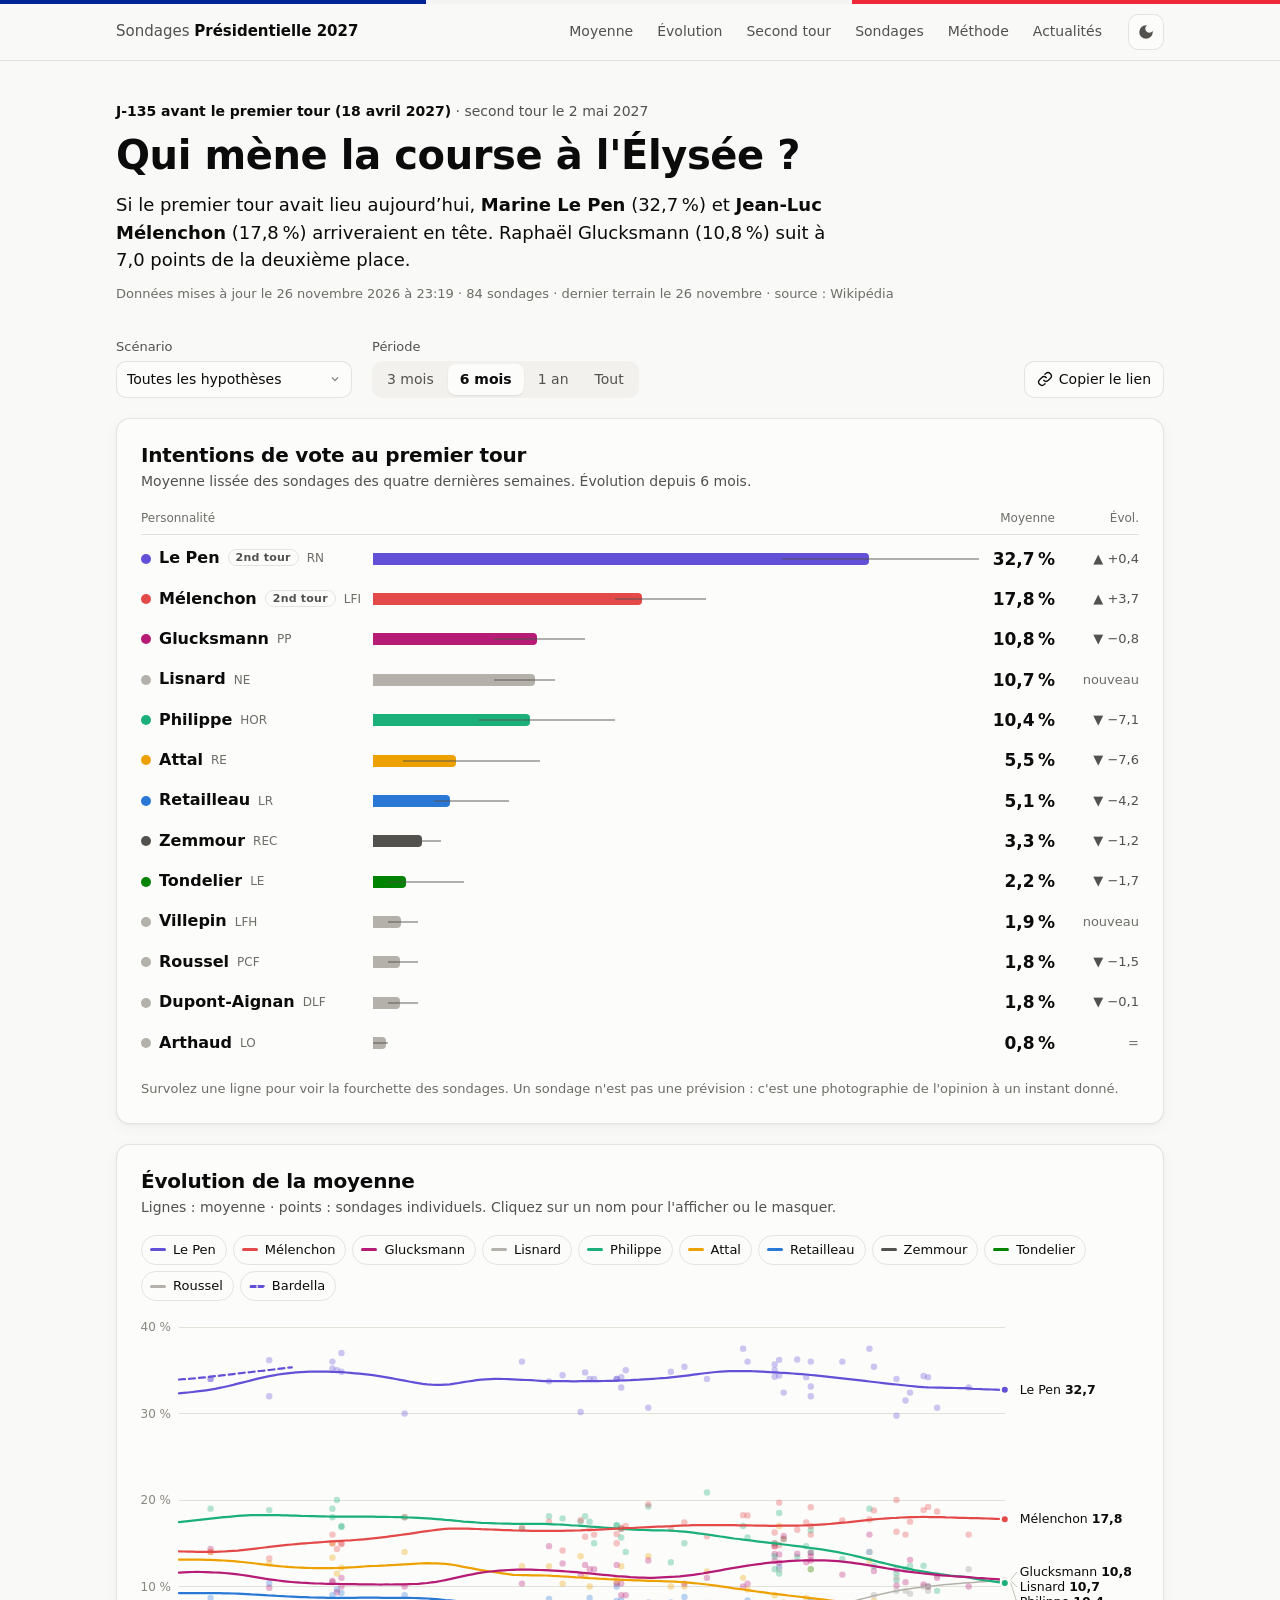
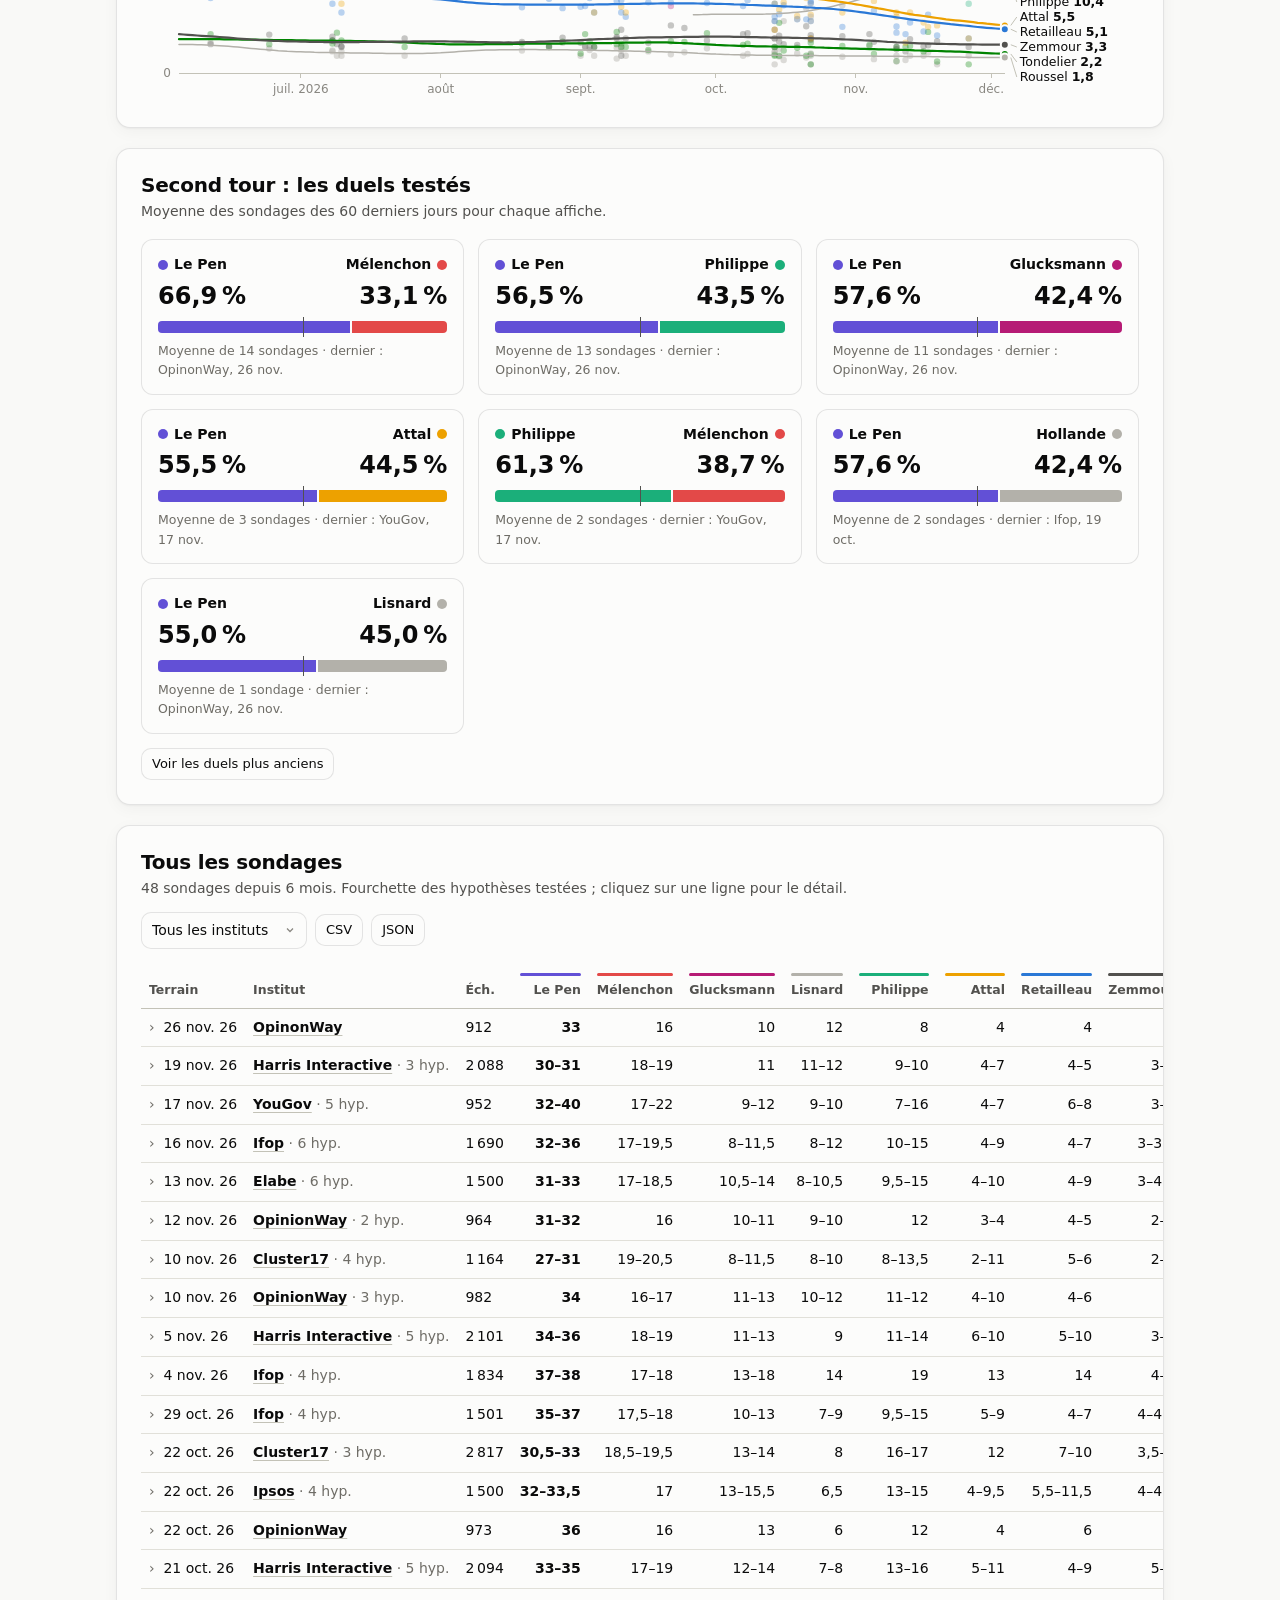
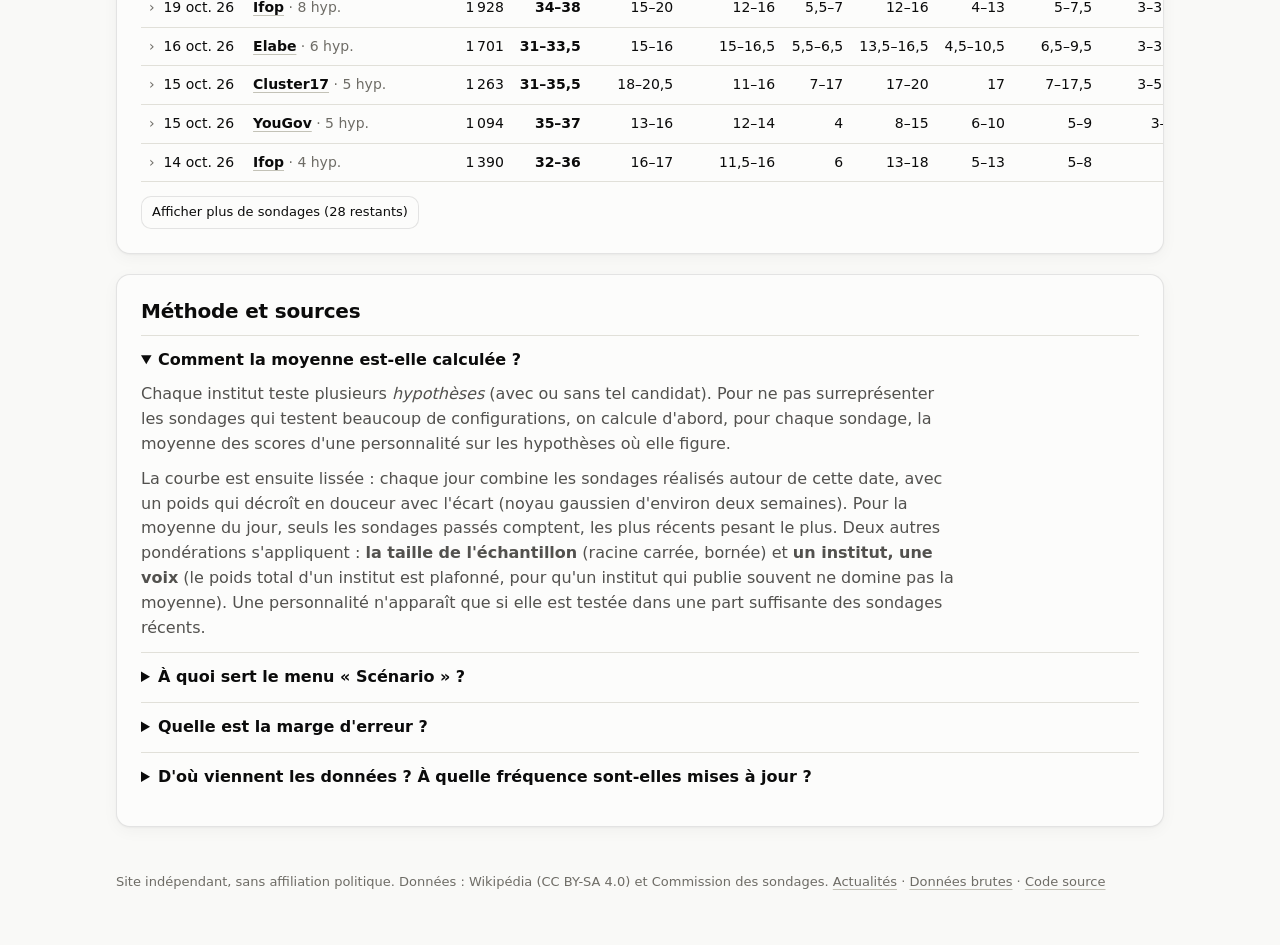
<file: index.html>
<!doctype html>
<html lang="fr">
<head>
  <meta charset="utf-8">
  <meta name="viewport" content="width=device-width, initial-scale=1">
  <title>Sondages Présidentielle 2027</title>
  <meta name="description" content="Moyenne des sondages pour l'élection présidentielle française de 2027 : intentions de vote au premier tour, évolution, duels du second tour et détail de chaque enquête. Mise à jour automatique.">
  <meta property="og:title" content="Sondages Présidentielle 2027 — moyenne des intentions de vote">
  <meta property="og:description" content="Moyenne des sondages, évolution, duels du second tour et détail de chaque enquête, mis à jour automatiquement.">
  <meta property="og:type" content="website">
  <meta name="theme-color" content="#f9f9f7">
  <link rel="icon" href="data:image/svg+xml,%3Csvg xmlns='http://www.w3.org/2000/svg' viewBox='0 0 32 32'%3E%3Crect width='32' height='32' rx='7' fill='%23f9f9f7'/%3E%3Crect x='6' y='16' width='5' height='10' rx='1.5' fill='%23002395'/%3E%3Crect x='13.5' y='9' width='5' height='17' rx='1.5' fill='%2389877f'/%3E%3Crect x='21' y='13' width='5' height='13' rx='1.5' fill='%23ED2939'/%3E%3C/svg%3E">
  <link rel="stylesheet" href="assets/style.css">
  <script>
    try { const t = localStorage.getItem('theme'); if (t) document.documentElement.dataset.theme = t; } catch (e) {}
  </script>
</head>
<body>
  <div class="tricolore" aria-hidden="true"></div>
  <header class="top">
    <div class="wrap top-inner">
      <a class="brand" href="#"><span class="brand-pre">Sondages </span><strong>Présidentielle 2027</strong></a>
      <nav class="nav" aria-label="Sections">
        <a href="#moyenne">Moyenne</a>
        <a href="#evolution">Évolution</a>
        <a href="#second-tour">Second tour</a>
        <a href="#sondages">Sondages</a>
        <a href="#methode">Méthode</a>
        <a class="page" href="actualites.html">Actualités</a>
      </nav>
      <button class="icon-btn" id="theme-btn" type="button" aria-label="Changer de thème" title="Thème clair / sombre">
        <svg viewBox="0 0 24 24" width="18" height="18" aria-hidden="true"><path fill="currentColor" d="M12 3a9 9 0 1 0 9 9c0-.46-.04-.92-.1-1.36a5.39 5.39 0 0 1-4.4 2.26 5.4 5.4 0 0 1-3.14-9.8c-.44-.06-.9-.1-1.36-.1z"/></svg>
      </button>
    </div>
  </header>

  <main class="wrap">
    <section class="hero">
      <p class="eyebrow"><span id="countdown">Premier tour le 18 avril 2027</span> · second tour le 2 mai 2027</p>
      <h1>Qui mène la course à l'Élysée&nbsp;?</h1>
      <p class="lede" id="summary">Chargement des derniers sondages…</p>
      <p class="status" id="status" aria-live="polite"></p>
    </section>

    <div class="controls" role="group" aria-label="Filtres">
      <label class="field">
        <span>Scénario</span>
        <select id="scenario"><option value="">Toutes les hypothèses</option></select>
      </label>
      <div class="field">
        <span id="period-label">Période</span>
        <div class="seg" id="period" role="radiogroup" aria-labelledby="period-label">
          <button type="button" role="radio" data-p="3m">3 mois</button>
          <button type="button" role="radio" data-p="6m">6 mois</button>
          <button type="button" role="radio" data-p="1a">1 an</button>
          <button type="button" role="radio" data-p="tout">Tout</button>
        </div>
      </div>
      <button type="button" class="btn ghost" id="share-btn">
        <svg viewBox="0 0 24 24" width="16" height="16" aria-hidden="true"><path fill="none" stroke="currentColor" stroke-width="2" stroke-linecap="round" stroke-linejoin="round" d="M10 14a5 5 0 0 0 7.07 0l3-3a5 5 0 0 0-7.07-7.07l-1 1M14 10a5 5 0 0 0-7.07 0l-3 3a5 5 0 0 0 7.07 7.07l1-1"/></svg>
        Copier le lien
      </button>
    </div>

    <section class="card" id="moyenne" aria-labelledby="h-moyenne">
      <div class="card-head">
        <h2 id="h-moyenne">Intentions de vote au premier tour</h2>
        <p class="sub" id="ranking-sub">Moyenne pondérée des sondages récents</p>
      </div>
      <ol class="ranking" id="ranking"></ol>
      <p class="note">Survolez une ligne pour voir la fourchette des sondages. Un sondage n'est pas une prévision&nbsp;: c'est une photographie de l'opinion à un instant donné.</p>
    </section>

    <section class="card" id="evolution" aria-labelledby="h-evolution">
      <div class="card-head">
        <h2 id="h-evolution">Évolution de la moyenne</h2>
        <p class="sub">Lignes&nbsp;: moyenne · points&nbsp;: sondages individuels. Cliquez sur un nom pour l'afficher ou le masquer.</p>
      </div>
      <div class="legend" id="legend"></div>
      <div class="chart" id="chart">
        <div class="tooltip" id="tooltip" role="status" hidden></div>
      </div>
    </section>

    <section class="card" id="second-tour" aria-labelledby="h-duels">
      <div class="card-head">
        <h2 id="h-duels">Second tour&nbsp;: les duels testés</h2>
        <p class="sub">Moyenne des sondages des 60 derniers jours pour chaque affiche.</p>
      </div>
      <div class="duels" id="duels"></div>
      <button type="button" class="btn ghost small" id="duels-more" hidden>Voir les duels plus anciens</button>
    </section>

    <section class="card" id="sondages" aria-labelledby="h-sondages">
      <div class="card-head row">
        <div>
          <h2 id="h-sondages">Tous les sondages</h2>
          <p class="sub" id="table-sub">Fourchette des hypothèses testées par chaque institut. Cliquez sur une ligne pour le détail.</p>
        </div>
        <div class="table-tools">
          <label class="field compact">
            <span class="sr-only">Institut</span>
            <select id="institut"><option value="">Tous les instituts</option></select>
          </label>
          <a class="btn ghost small" href="data/sondages.csv" download>CSV</a>
          <a class="btn ghost small" href="data/sondages.json" download>JSON</a>
        </div>
      </div>
      <p class="scroll-hint" aria-hidden="true">Faites glisser le tableau pour voir tous les candidats →</p>
      <div class="table-wrap">
        <table class="polls" id="polls-table"></table>
      </div>
      <button type="button" class="btn ghost small" id="more-btn" hidden>Afficher plus de sondages</button>
    </section>

    <section class="card" id="methode" aria-labelledby="h-methode">
      <h2 id="h-methode">Méthode et sources</h2>
      <details open>
        <summary>Comment la moyenne est-elle calculée&nbsp;?</summary>
        <p>Chaque institut teste plusieurs <em>hypothèses</em> (avec ou sans tel candidat). Pour ne pas surreprésenter les sondages qui testent beaucoup de configurations, on calcule d'abord, pour chaque sondage, la moyenne des scores d'une personnalité sur les hypothèses où elle figure.</p>
        <p>La courbe est ensuite lissée&nbsp;: chaque jour combine les sondages réalisés autour de cette date, avec un poids qui décroît en douceur avec l'écart (noyau gaussien d'environ deux semaines). Pour la moyenne du jour, seuls les sondages passés comptent, les plus récents pesant le plus. Deux autres pondérations s'appliquent&nbsp;: <strong>la taille de l'échantillon</strong> (racine carrée, bornée) et <strong>un institut, une voix</strong> (le poids total d'un institut est plafonné, pour qu'un institut qui publie souvent ne domine pas la moyenne). Une personnalité n'apparaît que si elle est testée dans une part suffisante des sondages récents.</p>
      </details>
      <details>
        <summary>À quoi sert le menu «&nbsp;Scénario&nbsp;»&nbsp;?</summary>
        <p>Les candidatures ne sont pas encore toutes connues. En choisissant par exemple «&nbsp;Avec Édouard Philippe&nbsp;», seules les hypothèses où il est candidat sont retenues&nbsp;: les scores des autres personnalités s'ajustent en conséquence. Le scénario s'applique à la moyenne, au graphique et au tableau du premier tour.</p>
      </details>
      <details>
        <summary>Quelle est la marge d'erreur&nbsp;?</summary>
        <p>Pour un échantillon de 1&nbsp;000 personnes, l'intervalle de confiance à 95&nbsp;% est d'environ ±1,4 point pour un score de 5&nbsp;%, ±2,2 points à 15&nbsp;% et ±3 points à 35&nbsp;%. Survolez une case du tableau pour voir la marge propre à chaque sondage. La moyenne de plusieurs sondages est plus stable qu'un sondage isolé, mais les erreurs communes à tous les instituts ne disparaissent pas.</p>
      </details>
      <details>
        <summary>D'où viennent les données&nbsp;? À quelle fréquence sont-elles mises à jour&nbsp;?</summary>
        <p>Les sondages sont relevés automatiquement toutes les heures sur la page Wikipédia <a id="source-link" href="https://fr.wikipedia.org/wiki/Liste_de_sondages_sur_l%27%C3%A9lection_pr%C3%A9sidentielle_fran%C3%A7aise_de_2027" target="_blank" rel="noopener">«&nbsp;Liste de sondages sur l'élection présidentielle française de 2027&nbsp;»</a> (licence CC BY-SA 4.0), elle-même alimentée par les notices officielles déposées auprès de la <a href="https://www.commission-des-sondages.fr/" target="_blank" rel="noopener">Commission des sondages</a>. Le lien de chaque institut, dans le tableau, renvoie à sa notice. Cette page se recharge d'elle-même lorsque de nouvelles données sont publiées.</p>
      </details>
    </section>
  </main>

  <footer class="foot">
    <div class="wrap">
      <p>Site indépendant, sans affiliation politique. Données&nbsp;: Wikipédia (CC BY-SA 4.0) et Commission des sondages. <a href="actualites.html">Actualités</a> · <a href="data/sondages.json">Données brutes</a> · <a id="repo-link" href="https://github.com/" target="_blank" rel="noopener">Code source</a></p>
    </div>
  </footer>

  <div class="toast" id="toast" role="status" hidden></div>
  <script src="assets/commun.js"></script>
  <script src="assets/app.js"></script>
</body>
</html>
</file>
<file: assets/style.css>
/* ---------- Jetons ---------- */
:root {
  color-scheme: light;
  --bg: #f9f9f7;
  --surface: #fcfcfb;
  --surface-2: #f2f1ed;
  --ink: #0b0b0b;
  --ink-2: #52514e;
  --muted: #6e6c66;
  --axis-text: #898781;
  --grid: #e1e0d9;
  --axis: #c3c2b7;
  --border: rgba(11, 11, 11, 0.10);
  --focus: #2a78d6;
  --shadow: 0 1px 2px rgba(11, 11, 11, 0.04), 0 4px 16px rgba(11, 11, 11, 0.04);

  /* Couleurs des candidats (validées daltonisme, voir README) */
  --c-violet: #6250d6;
  --c-red: #e34948;
  --c-rasp: #b61b75;
  --c-aqua: #1baf7a;
  --c-blue: #2a78d6;
  --c-yellow: #eda100;
  --c-green: #008300;
  --c-ink: #52514e;
  --c-other: #b3b1aa;
}

@media (prefers-color-scheme: dark) {
  :root:not([data-theme="light"]) {
    color-scheme: dark;
    --bg: #0d0d0d;
    --surface: #1a1a19;
    --surface-2: #232321;
    --ink: #f0efec;
    --ink-2: #c3c2b7;
    --muted: #a3a197;
    --axis-text: #898781;
    --grid: #2c2c2a;
    --axis: #383835;
    --border: rgba(255, 255, 255, 0.10);
    --focus: #3987e5;
    --shadow: none;
    --c-violet: #9085e9;
    --c-red: #e66767;
    --c-rasp: #b4398a;
    --c-aqua: #199e70;
    --c-blue: #3987e5;
    --c-yellow: #c98500;
    --c-green: #008300;
    --c-ink: #c3c2b7;
    --c-other: #5c5b57;
  }
}

:root[data-theme="dark"] {
  color-scheme: dark;
  --bg: #0d0d0d;
  --surface: #1a1a19;
  --surface-2: #232321;
  --ink: #f0efec;
  --ink-2: #c3c2b7;
  --muted: #a3a197;
  --axis-text: #898781;
  --grid: #2c2c2a;
  --axis: #383835;
  --border: rgba(255, 255, 255, 0.10);
  --focus: #3987e5;
  --shadow: none;
  --c-violet: #9085e9;
  --c-red: #e66767;
  --c-rasp: #b4398a;
  --c-aqua: #199e70;
  --c-blue: #3987e5;
  --c-yellow: #c98500;
  --c-green: #008300;
  --c-ink: #c3c2b7;
  --c-other: #5c5b57;
}

/* ---------- Base ---------- */
* { box-sizing: border-box; }
html { scroll-behavior: smooth; scroll-padding-top: 72px; }
body {
  margin: 0;
  background: var(--bg);
  color: var(--ink);
  font: 16px/1.55 system-ui, -apple-system, "Segoe UI", Roboto, sans-serif;
  -webkit-font-smoothing: antialiased;
}
a { color: inherit; text-decoration-color: var(--axis); text-underline-offset: 3px; }
a:hover { text-decoration-color: currentColor; }
:focus-visible { outline: 2px solid var(--focus); outline-offset: 2px; border-radius: 4px; }
.wrap { max-width: 1080px; margin: 0 auto; padding: 0 16px; }
.sr-only { position: absolute; width: 1px; height: 1px; overflow: hidden; clip: rect(0 0 0 0); white-space: nowrap; }
h1, h2 { line-height: 1.2; letter-spacing: -0.01em; }
h2 { font-size: 1.25rem; margin: 0; }

.tricolore { height: 4px; background: linear-gradient(90deg, #002395 0 33.3%, #f4f4f4 33.3% 66.6%, #ed2939 66.6%); }

/* ---------- En-tête ---------- */
.top {
  position: sticky; top: 0; z-index: 10;
  background: color-mix(in srgb, var(--bg) 88%, transparent);
  backdrop-filter: blur(8px);
  border-bottom: 1px solid var(--border);
}
.top-inner { display: flex; align-items: center; gap: 16px; height: 56px; }
.brand { text-decoration: none; font-size: 15px; color: var(--ink-2); white-space: nowrap; }
.brand strong { color: var(--ink); }
.nav { display: flex; gap: 4px; margin-left: auto; overflow-x: auto; scrollbar-width: none; }
.nav a { text-decoration: none; color: var(--ink-2); font-size: 14px; padding: 6px 10px; border-radius: 8px; white-space: nowrap; }
.nav a:hover { background: var(--surface-2); color: var(--ink); }
.icon-btn {
  flex: none; display: grid; place-items: center; width: 36px; height: 36px;
  border: 1px solid var(--border); border-radius: 10px; background: var(--surface); color: var(--ink-2); cursor: pointer;
}
.icon-btn:hover { color: var(--ink); }

/* ---------- Héros ---------- */
.hero { padding: 40px 0 20px; }
.eyebrow { margin: 0 0 8px; color: var(--ink-2); font-size: 14px; }
.eyebrow #countdown { font-weight: 600; color: var(--ink); }
.hero h1 { font-size: clamp(28px, 4.4vw, 40px); margin: 0 0 12px; }
.lede { font-size: 18px; max-width: 760px; margin: 0 0 10px; color: var(--ink); }
.lede strong { font-weight: 650; }
.status { margin: 0; font-size: 13px; color: var(--muted); }

/* ---------- Contrôles ---------- */
.controls {
  display: flex; flex-wrap: wrap; align-items: flex-end; gap: 12px 20px;
  padding: 12px 0 16px; margin-bottom: 4px;
}
.field { display: flex; flex-direction: column; gap: 4px; font-size: 13px; color: var(--ink-2); }
.field.compact { flex-direction: row; }
select {
  font: inherit; font-size: 14px; color: var(--ink);
  background: var(--surface); border: 1px solid var(--border); border-radius: 10px;
  padding: 7px 32px 7px 10px; min-height: 36px; max-width: 100%;
  appearance: none;
  background-image: url("data:image/svg+xml,%3Csvg xmlns='http://www.w3.org/2000/svg' width='12' height='12' viewBox='0 0 24 24'%3E%3Cpath fill='none' stroke='%23898781' stroke-width='2.5' d='m6 9 6 6 6-6'/%3E%3C/svg%3E");
  background-repeat: no-repeat; background-position: right 10px center;
}
.seg { display: inline-flex; background: var(--surface-2); border-radius: 10px; padding: 3px; gap: 2px; }
.seg button {
  font: inherit; font-size: 14px; border: 0; background: transparent; color: var(--ink-2);
  padding: 5px 12px; border-radius: 8px; cursor: pointer; min-height: 30px;
}
.seg button[aria-checked="true"] { background: var(--surface); color: var(--ink); font-weight: 600; box-shadow: 0 1px 2px rgba(0,0,0,.08); }
.btn {
  display: inline-flex; align-items: center; gap: 6px; font: inherit; font-size: 14px; text-decoration: none;
  color: var(--ink); background: var(--surface); border: 1px solid var(--border);
  border-radius: 10px; padding: 7px 12px; min-height: 36px; cursor: pointer;
}
.btn:hover { background: var(--surface-2); }
.btn.small { font-size: 13px; padding: 5px 10px; min-height: 32px; }
#share-btn { margin-left: auto; }

/* ---------- Cartes ---------- */
.card {
  background: var(--surface); border: 1px solid var(--border); border-radius: 14px;
  padding: 24px; margin-bottom: 20px; box-shadow: var(--shadow);
}
.card-head { margin-bottom: 16px; }
.card-head.row { display: flex; flex-wrap: wrap; justify-content: space-between; align-items: flex-end; gap: 12px; }
.sub { margin: 4px 0 0; font-size: 14px; color: var(--ink-2); }
.note { margin: 16px 0 0; font-size: 13px; color: var(--muted); }

/* ---------- Classement ---------- */
.ranking { list-style: none; margin: 0; padding: 0; }
.rank-row {
  display: grid; grid-template-columns: minmax(150px, 220px) 1fr 64px 72px; align-items: center; gap: 12px;
  padding: 7px 8px; margin: 0 -8px; border-radius: 8px;
}
.rank-row:hover { background: var(--surface-2); }
.rank-row.qualified .name strong::after {
  content: "2nd tour"; margin-left: 8px; font-size: 11px; font-weight: 600; letter-spacing: .02em;
  color: var(--ink-2); border: 1px solid var(--border); border-radius: 99px; padding: 1px 7px; vertical-align: 2px;
}
.name { display: flex; align-items: center; gap: 8px; min-width: 0; }
.name strong { font-weight: 600; white-space: nowrap; overflow: hidden; text-overflow: ellipsis; }
.name small { color: var(--muted); font-size: 12px; }
.dot { flex: none; width: 10px; height: 10px; border-radius: 50%; }
.bar-track { height: 12px; position: relative; }
.bar-fill { position: absolute; left: 0; top: 0; bottom: 0; border-radius: 0 4px 4px 0; min-width: 2px; transition: width .35s ease; }
.bar-range { position: absolute; top: 5px; height: 2px; background: var(--ink-2); opacity: .45; }
.value { text-align: right; font-weight: 650; font-variant-numeric: tabular-nums; font-size: 17px; }
.delta { text-align: right; font-size: 13px; color: var(--ink-2); font-variant-numeric: tabular-nums; white-space: nowrap; }
.delta.flat { color: var(--muted); }
.rank-head { display: grid; grid-template-columns: minmax(150px, 220px) 1fr 64px 72px; gap: 12px; font-size: 12px; color: var(--muted); padding: 0 0 6px; border-bottom: 1px solid var(--grid); margin-bottom: 4px; }
.rank-head span:nth-child(3), .rank-head span:nth-child(4) { text-align: right; }

/* ---------- Graphique ---------- */
.legend { display: flex; flex-wrap: wrap; gap: 6px; margin-bottom: 12px; }
.chip {
  display: inline-flex; align-items: center; gap: 7px; font: inherit; font-size: 13px; color: var(--ink);
  background: transparent; border: 1px solid var(--border); border-radius: 99px; padding: 4px 10px 4px 8px; cursor: pointer; min-height: 30px;
}
.chip:hover { background: var(--surface-2); }
.chip[aria-pressed="false"] { color: var(--muted); }
.chip[aria-pressed="false"] .key { opacity: .25; }
.key { width: 16px; height: 0; border-top: 3px solid; border-radius: 2px; }
.key.dashed { border-top-style: dashed; }
.chart { position: relative; width: 100%; touch-action: pan-y; }
.chart svg { display: block; width: 100%; height: auto; overflow: visible; }
.chart svg:focus { outline: none; }
.chart svg:focus-visible { outline: 2px solid var(--focus); outline-offset: 4px; }
.chart text { font-family: inherit; }
.axis-label { fill: var(--axis-text); font-size: 12px; font-variant-numeric: tabular-nums; }
.end-label { fill: var(--ink); font-size: 12.5px; }
.end-label tspan.v { font-weight: 650; font-variant-numeric: tabular-nums; }
.tooltip {
  position: absolute; z-index: 5; pointer-events: none; min-width: 190px;
  background: var(--surface); color: var(--ink); border: 1px solid var(--border); border-radius: 10px;
  box-shadow: 0 6px 24px rgba(0, 0, 0, .14); padding: 10px 12px; font-size: 13px;
}
.tooltip .t-date { color: var(--ink-2); font-size: 12px; margin-bottom: 6px; }
.tooltip .t-row { display: grid; grid-template-columns: 14px 44px 1fr; align-items: center; gap: 6px; line-height: 1.6; }
.tooltip .t-row b { font-variant-numeric: tabular-nums; text-align: right; }
.tooltip .t-row span:last-child { color: var(--ink-2); white-space: nowrap; }
.tooltip.docked { position: static; box-shadow: none; min-width: 0; margin-top: 10px; background: var(--surface-2); border-color: transparent; }
.tooltip.docked .t-rows { display: grid; grid-template-columns: 1fr 1fr; column-gap: 10px; }
.tooltip.docked .t-row { grid-template-columns: 12px 40px 1fr; }
.tooltip .t-row span:last-child { overflow: hidden; text-overflow: ellipsis; }
.tooltip .t-polls { border-top: 1px solid var(--grid); margin-top: 6px; padding-top: 6px; color: var(--ink-2); font-size: 12px; }

/* ---------- Duels ---------- */
.duels { display: grid; grid-template-columns: repeat(auto-fill, minmax(280px, 1fr)); gap: 14px; }
.duel { border: 1px solid var(--border); border-radius: 12px; padding: 14px 16px; background: var(--surface); }
.duel.old { opacity: .75; }
.duel-names { display: flex; justify-content: space-between; gap: 8px; font-size: 14px; }
.duel-names > span { display: flex; align-items: center; gap: 6px; min-width: 0; }
.duel-names > span:last-child { flex-direction: row-reverse; text-align: right; }
.duel-vals { display: flex; justify-content: space-between; font-size: 24px; font-weight: 650; margin: 2px 0 6px; }
.split { position: relative; display: flex; gap: 2px; height: 12px; }
.split > div { height: 100%; transition: width .35s ease; }
.split > div:first-child { border-radius: 4px 0 0 4px; }
.split > div:nth-child(2) { border-radius: 0 4px 4px 0; }
.split .mid { position: absolute; left: 50%; top: -4px; bottom: -4px; width: 1px; background: var(--ink-2); }
.duel-foot { margin: 8px 0 0; font-size: 12.5px; color: var(--muted); }
#duels-more { margin-top: 14px; }

/* ---------- Tableau ---------- */
.table-tools { display: flex; gap: 8px; align-items: center; flex-wrap: wrap; }
.table-wrap { overflow-x: auto; margin: 0 -24px; padding: 0 24px; }
table.polls { width: 100%; border-collapse: collapse; font-size: 14px; font-variant-numeric: tabular-nums; }
.polls th { text-align: right; font-weight: 600; font-size: 12.5px; color: var(--ink-2); padding: 8px 8px; border-bottom: 1px solid var(--axis); white-space: nowrap; vertical-align: bottom; }
.polls th .key { display: block; width: 100%; margin-bottom: 4px; }
.polls th:nth-child(-n+3), .polls td:nth-child(-n+3) { text-align: left; }
.polls td { padding: 8px; border-bottom: 1px solid var(--grid); text-align: right; white-space: nowrap; }
.polls tbody tr.main { cursor: pointer; }
.polls tbody tr.main:hover td { background: var(--surface-2); }
.polls td.lead { font-weight: 700; }
.polls td.na { color: var(--axis-text); }
.polls td .inst { font-weight: 600; }
.polls td .n { color: var(--muted); }
.polls tr.hyp td { font-size: 13px; color: var(--ink-2); background: var(--surface-2); border-bottom-color: var(--surface); }
.polls tr.hyp td:first-child { padding-left: 20px; }
.polls .chev { display: inline-block; width: 10px; color: var(--muted); transition: transform .2s; }
.polls tr.open .chev { transform: rotate(90deg); }
.scroll-hint { display: none; font-size: 12px; color: var(--muted); margin: -6px 0 8px; }
.polls tr.hyp:has(+ .extra-row) td { border-bottom: 0; }
.polls tr.extra-row td { text-align: left; white-space: normal; padding-top: 0; font-size: 12px; color: var(--muted); }
.polls tr.extra-row td:first-child { padding-left: 20px; }
#more-btn { margin-top: 14px; }
.empty { color: var(--muted); padding: 20px 0; }

/* ---------- Méthode ---------- */
details { border-top: 1px solid var(--grid); padding: 12px 0; }
details:first-of-type { margin-top: 12px; }
summary { cursor: pointer; font-weight: 600; }
details p { color: var(--ink-2); margin: 10px 0 0; max-width: 820px; }

/* ---------- Actualités ---------- */
.nav a[aria-current="page"] { color: var(--ink); background: var(--surface-2); font-weight: 600; }
.field.grow { flex: 1 1 220px; }
input[type="search"] {
  font: inherit; font-size: 14px; color: var(--ink); background: var(--surface);
  border: 1px solid var(--border); border-radius: 10px; padding: 7px 10px; min-height: 36px; width: 100%;
}
.news-day + .news-day { margin-top: 20px; }
.news-day h3 {
  font-size: 13px; font-weight: 600; color: var(--ink-2); margin: 0 0 4px;
  padding-bottom: 6px; border-bottom: 1px solid var(--grid);
}
.news { list-style: none; margin: 0; padding: 0; }
.news-item { display: grid; grid-template-columns: 48px 1fr; gap: 12px; padding: 10px 0; border-bottom: 1px solid var(--grid); }
.news-item:last-child { border-bottom: 0; }
.news-item time { font-size: 13px; color: var(--muted); font-variant-numeric: tabular-nums; padding-top: 2px; }
.news-title { font-weight: 600; text-decoration: none; line-height: 1.4; }
a.news-title:hover { text-decoration: underline; text-decoration-color: var(--axis); }
a.news-title:visited { color: var(--ink-2); }
.news-meta { display: flex; flex-wrap: wrap; align-items: center; gap: 6px; margin-top: 5px; font-size: 12.5px; color: var(--muted); }
.news-src { font-weight: 600; color: var(--ink-2); margin-right: 4px; }
.tag {
  display: inline-flex; align-items: center; gap: 5px; font: inherit; font-size: 12px; color: var(--ink-2);
  background: transparent; border: 1px solid var(--border); border-radius: 99px; padding: 1px 8px 1px 6px; cursor: pointer;
}
.tag:hover { background: var(--surface-2); color: var(--ink); }
.tag .dot { width: 8px; height: 8px; }
.sources { display: flex; flex-wrap: wrap; gap: 6px; list-style: none; padding: 0; margin: 14px 0 0; }
.sources li { font-size: 13px; border: 1px solid var(--border); border-radius: 99px; padding: 2px 10px; color: var(--ink-2); }
.sources li.down { color: var(--muted); border-style: dashed; }

/* ---------- Pied ---------- */
.foot { padding: 12px 0 40px; font-size: 13px; color: var(--muted); }
.toast {
  position: fixed; left: 50%; bottom: 24px; transform: translateX(-50%); z-index: 20;
  background: var(--ink); color: var(--bg); padding: 10px 16px; border-radius: 10px; font-size: 14px;
  box-shadow: 0 6px 24px rgba(0,0,0,.2);
}
.loading { opacity: .55; transition: opacity .2s; }

/* ---------- Mobile ---------- */
@media (max-width: 720px) {
  .nav a:not(.page), .nav a[aria-current="page"], .brand-pre { display: none; }
  .controls:has(.grow) { display: grid; grid-template-columns: 1fr 1fr; }
  .controls .field.grow { grid-column: 1 / -1; }
  .controls select { width: 100%; }
  .news-item { grid-template-columns: 40px 1fr; gap: 10px; }
  .top-inner { justify-content: space-between; }
  .hero { padding-top: 28px; }
  .lede { font-size: 16.5px; }
  .card { padding: 18px 16px; border-radius: 12px; }
  .table-wrap { margin: 0 -16px; padding: 0 16px; }
  .rank-row, .rank-head { grid-template-columns: minmax(104px, 132px) 1fr 52px 56px; gap: 8px; }
  .name small { display: none; }
  .rank-row.qualified .name strong::after { display: none; }
  .value { font-size: 15px; }
  #share-btn { margin-left: 0; }
  .controls { gap: 10px 14px; }
  .scroll-hint { display: block; }
  .duels { gap: 10px; }
  .duel { padding: 12px 14px; }
  .duel-vals { font-size: 21px; }
}
@media (prefers-reduced-motion: reduce) {
  html { scroll-behavior: auto; }
  .bar-fill, .split > div { transition: none; }
}
@media (forced-colors: active) {
  .bar-fill, .split > div, .dot { forced-color-adjust: none; }
}
</file>
